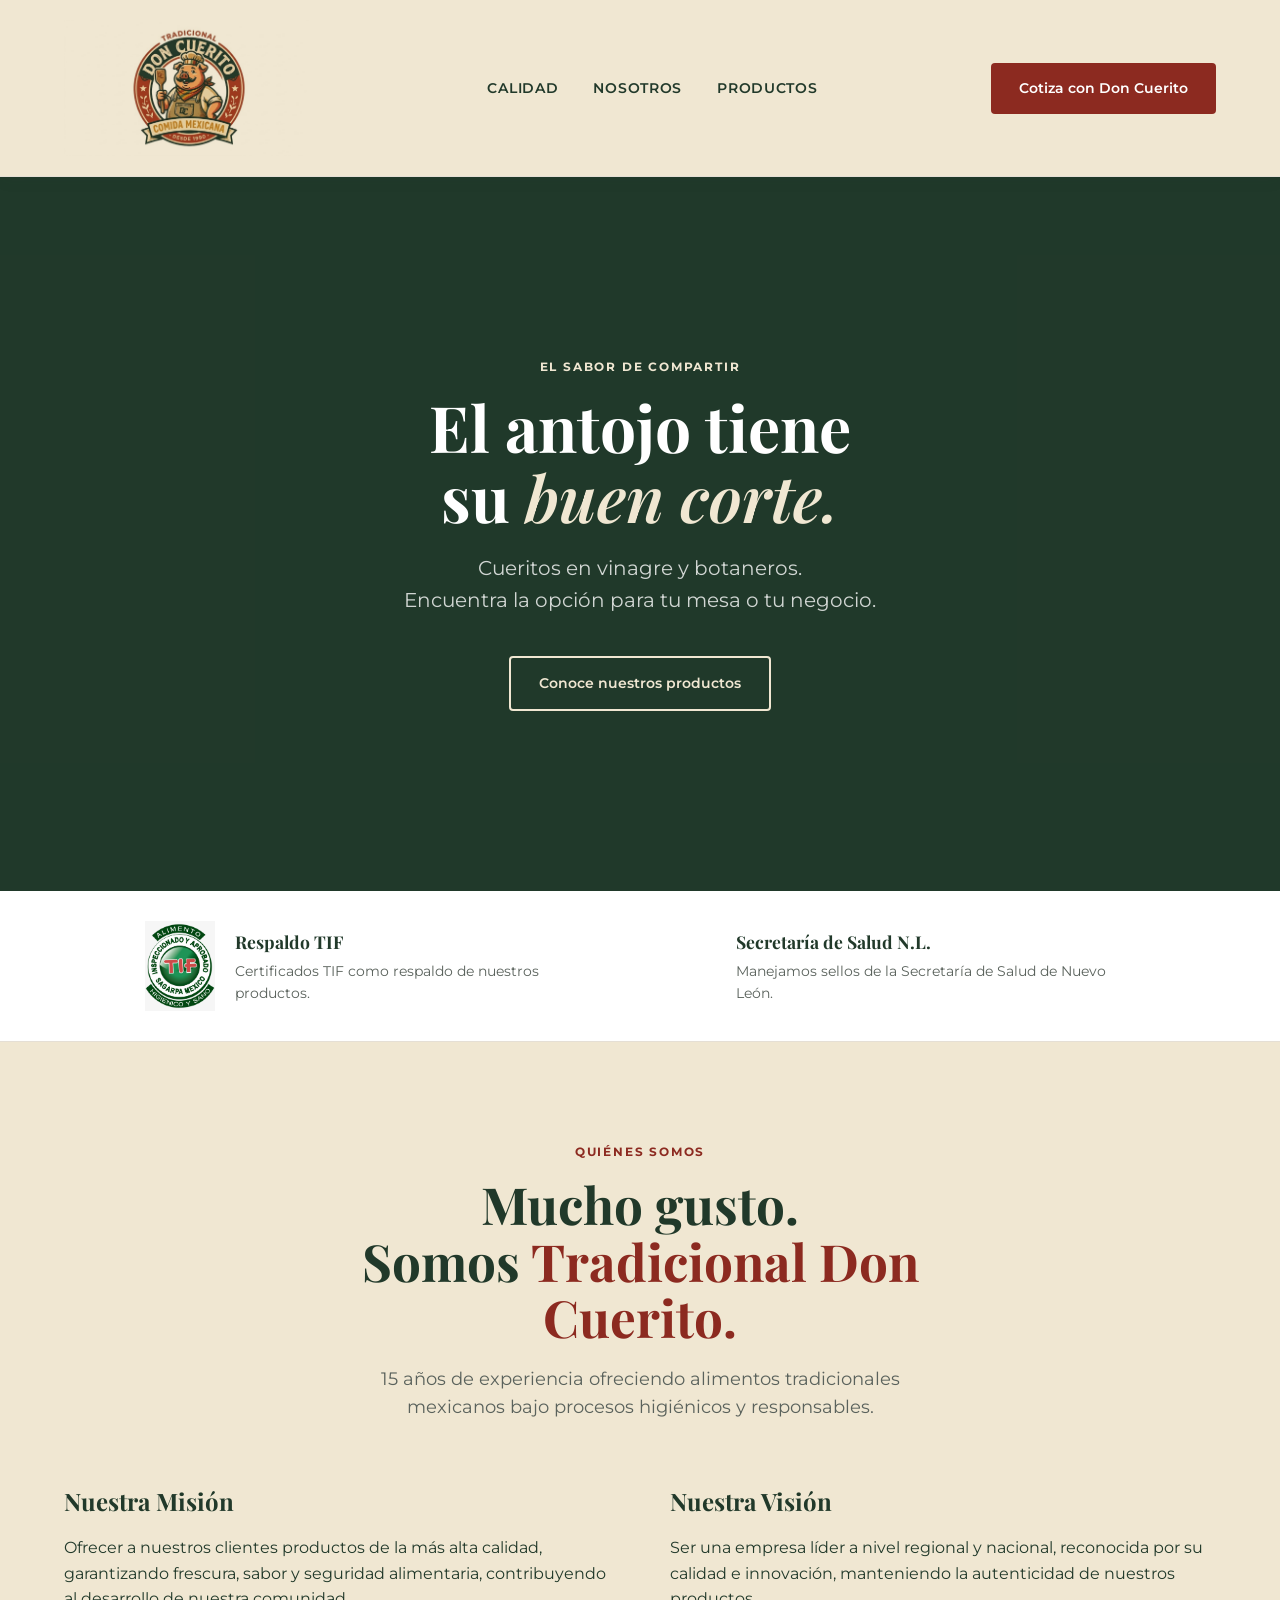
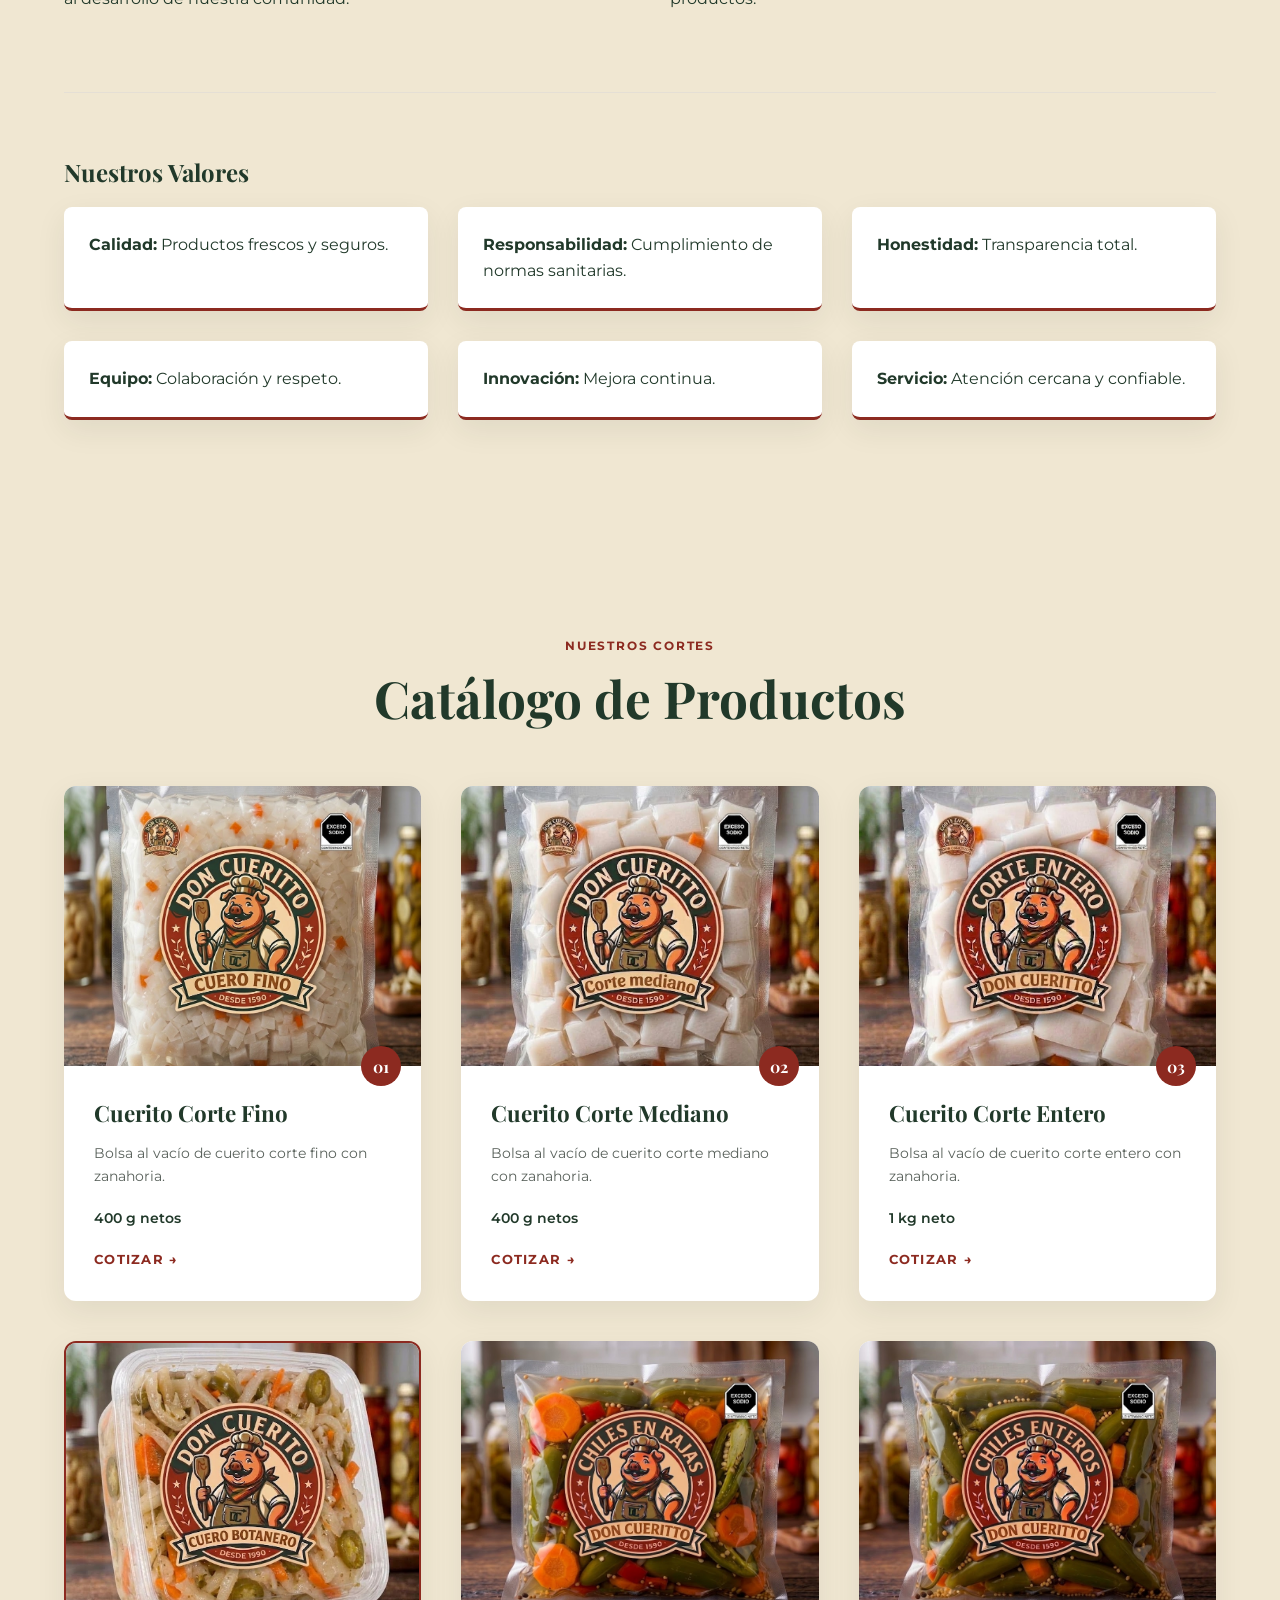
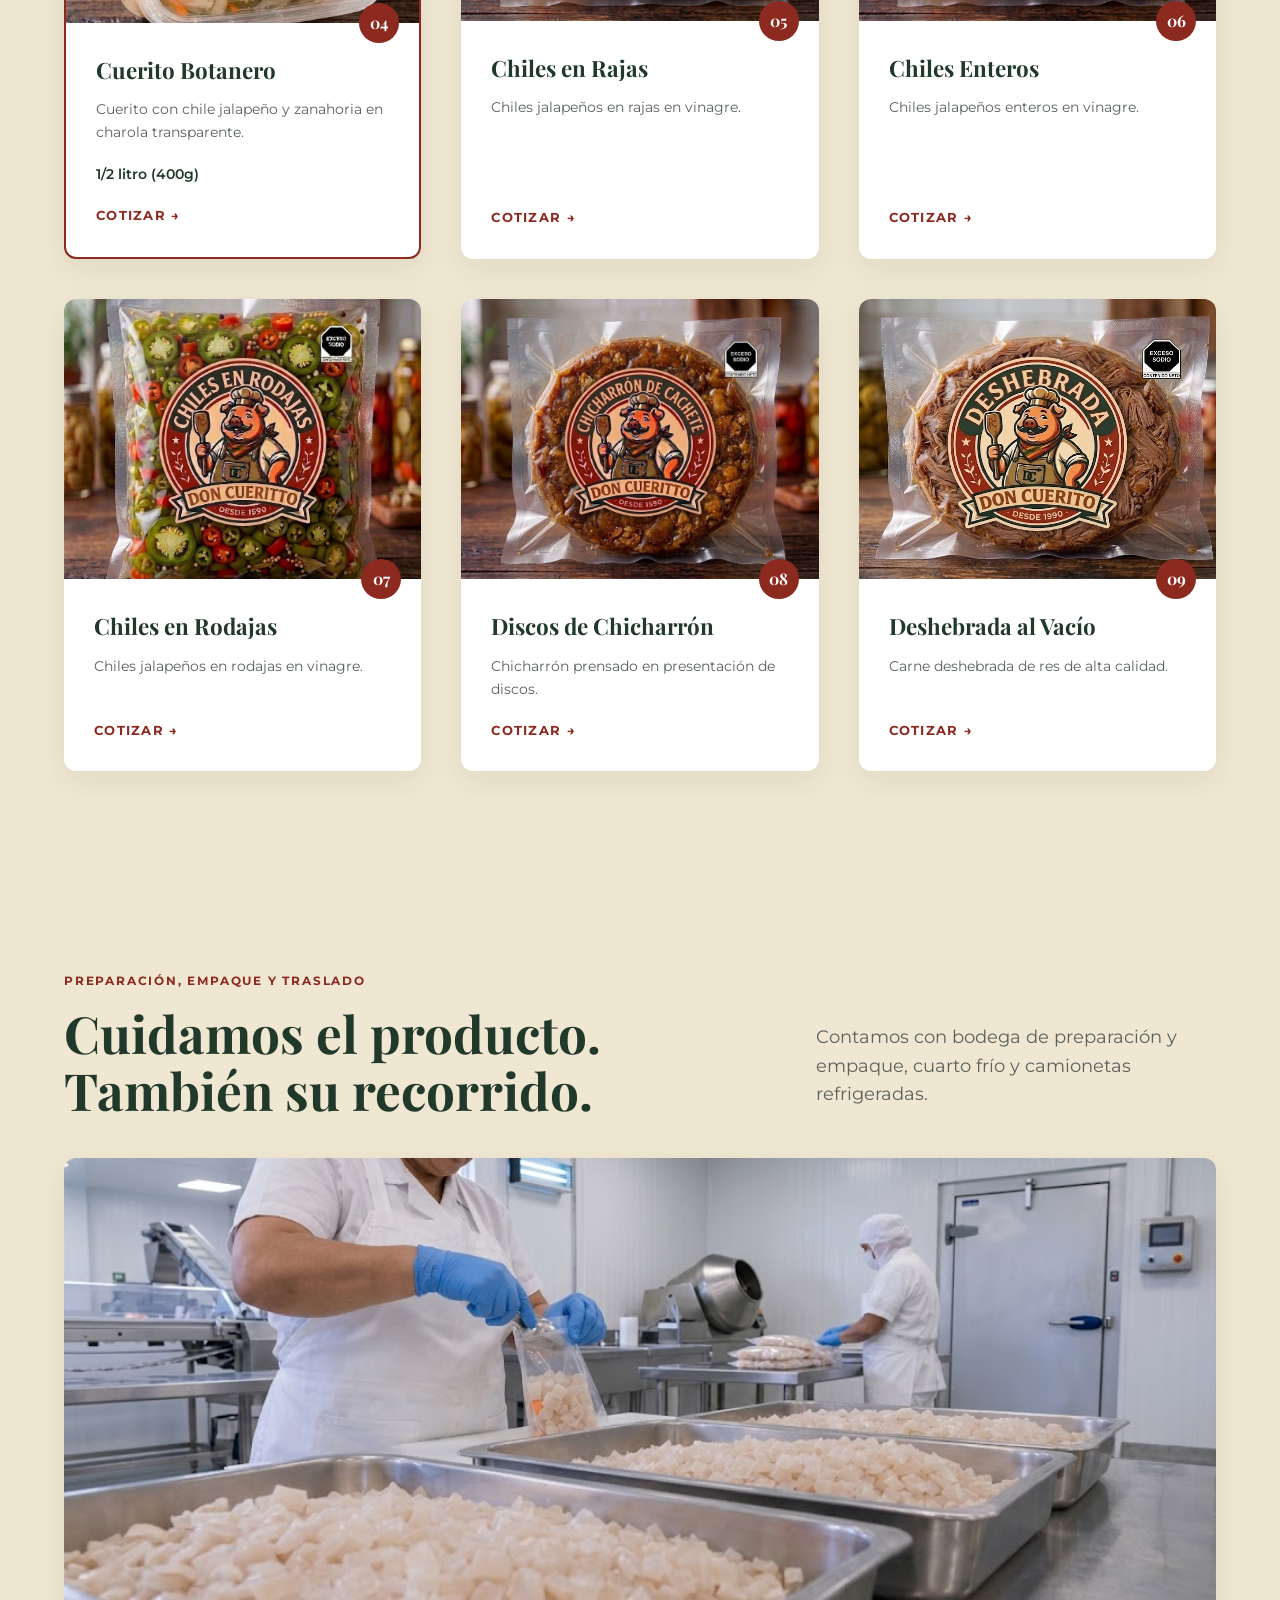
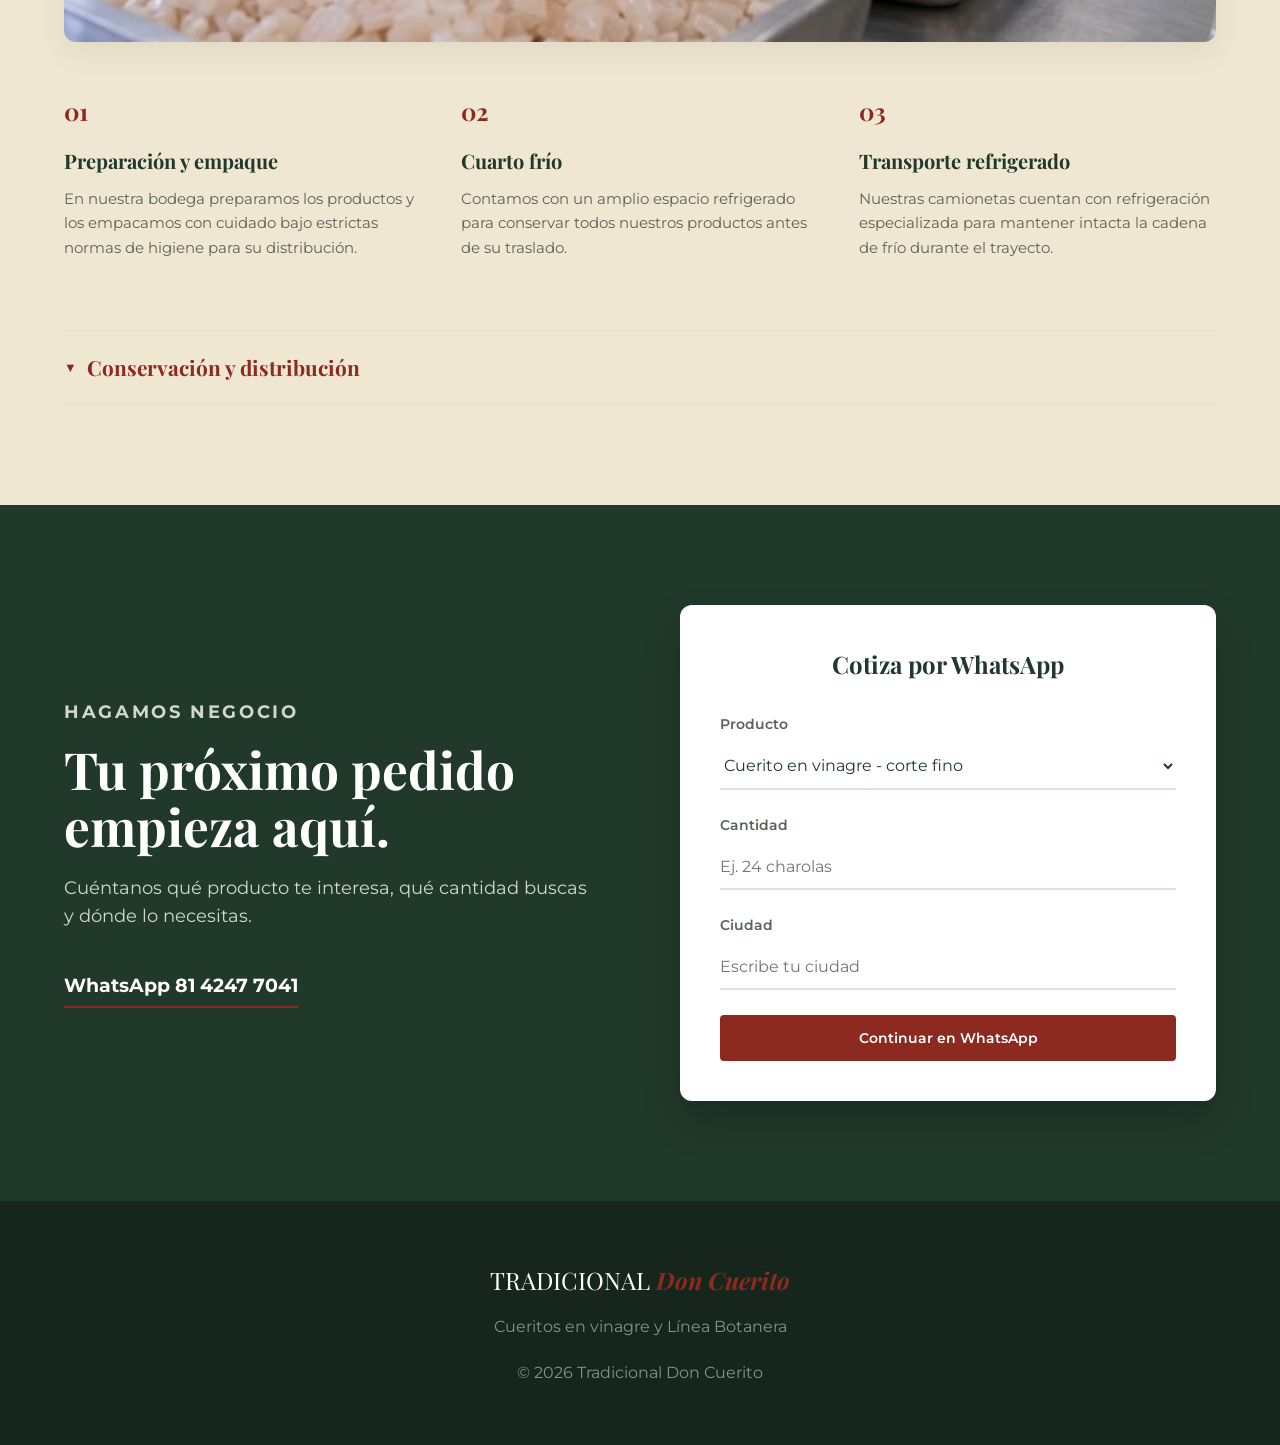
<file: index.html>
﻿<!doctype html>
<html lang="es-MX">
<head>
  <meta charset="utf-8">
  <meta name="viewport" content="width=device-width, initial-scale=1">
  <title>Tradicional Don Cuerito | Cueritos en vinagre y botaneros</title>
  <meta name="description" content="Conoce Tradicional Don Cuerito: cuerito en vinagre en corte fino, mediano y entero, y cuerito botanero en charolas de medio litro.">
  <link rel="icon" href="data:image/svg+xml,%3Csvg xmlns='http://www.w3.org/2000/svg' viewBox='0 0 64 64'%3E%3Crect width='64' height='64' rx='12' fill='%238c2a20'/%3E%3Ctext x='32' y='46' text-anchor='middle' font-family='Arial' font-weight='900' font-size='43' fill='white'%3EDC%3C/text%3E%3C/svg%3E">
  <link rel="preconnect" href="https://fonts.googleapis.com">
  <link rel="preconnect" href="https://fonts.gstatic.com" crossorigin>
  <link href="https://fonts.googleapis.com/css2?family=Montserrat:wght@400;500;600;700&family=Playfair+Display:ital,wght@0,600;0,700;1,600&display=swap" rel="stylesheet">
  <link rel="stylesheet" href="styles.css">
</head>
<body>
  <a class="skip" href="#main">Ir al contenido</a>
  <header class="header">
    <div class="wrap header-inner">
      <a class="brand" href="#inicio" aria-label="Tradicional Don Cuerito, inicio"><img src="assets/logo-don-cuerito.jpg" alt="Tradicional Don Cuerito"></a>
      <nav aria-label="Navegación principal"><a href="#calidad">Calidad</a><a href="#nosotros">Nosotros</a><a href="#productos">Productos</a></nav>
      <a class="button primary" href="#cotizar">Cotiza con Don Cuerito</a>
    </div>
  </header>
  
  <main id="main">
    <!-- HERO -->
    <section class="hero" id="inicio">
      <video class="hero-video" autoplay loop muted playsinline>
        <source src="assets/VideoBanner.mp4" type="video/mp4">
      </video>
      <div class="hero-overlay"></div>
      <div class="wrap hero-inner">
        <p class="eyebrow">EL SABOR DE COMPARTIR</p>
        <h1>El antojo tiene<br>su <em>buen corte.</em></h1>
        <p class="lead">Cueritos en vinagre y botaneros.<br>Encuentra la opción para tu mesa o tu negocio.</p>
        <a class="button outline" href="#productos">Conoce nuestros productos</a>
      </div>
    </section>

    <!-- QUALITY STRIP -->
    <section class="quality-strip" id="calidad">
      <div class="wrap quality-flex">
        <div class="quality-item">
          <img class="tif-seal" src="assets/sello-tif.png" alt="Sello TIF" loading="lazy">
          <div>
            <h3>Respaldo TIF</h3>
            <p>Certificados TIF como respaldo de nuestros productos.</p>
          </div>
        </div>
        <div class="quality-item">
          <div>
            <h3>Secretaría de Salud N.L.</h3>
            <p>Manejamos sellos de la Secretaría de Salud de Nuevo León.</p>
          </div>
        </div>
      </div>
    </section>

    <!-- ABOUT -->
    <section class="about section" id="nosotros">
      <div class="wrap">
        <div class="section-heading centered">
          <p class="eyebrow red">QUIÉNES SOMOS</p>
          <h2>Mucho gusto.<br>Somos <span class="red">Tradicional Don Cuerito.</span></h2>
          <p class="subtitle">15 años de experiencia ofreciendo alimentos tradicionales mexicanos bajo procesos higiénicos y responsables.</p>
        </div>
        <div class="purpose-grid">
          <article class="purpose">
            <h3>Nuestra Misión</h3>
            <p>Ofrecer a nuestros clientes productos de la más alta calidad, garantizando frescura, sabor y seguridad alimentaria, contribuyendo al desarrollo de nuestra comunidad.</p>
          </article>
          <article class="purpose">
            <h3>Nuestra Visión</h3>
            <p>Ser una empresa líder a nivel regional y nacional, reconocida por su calidad e innovación, manteniendo la autenticidad de nuestros productos.</p>
          </article>
        </div>
        <div class="values-section">
          <h3>Nuestros Valores</h3>
          <ul class="values-grid">
            <li><strong>Calidad:</strong> Productos frescos y seguros.</li>
            <li><strong>Responsabilidad:</strong> Cumplimiento de normas sanitarias.</li>
            <li><strong>Honestidad:</strong> Transparencia total.</li>
            <li><strong>Equipo:</strong> Colaboración y respeto.</li>
            <li><strong>Innovación:</strong> Mejora continua.</li>
            <li><strong>Servicio:</strong> Atención cercana y confiable.</li>
          </ul>
        </div>
      </div>
    </section>

    <!-- PRODUCTS -->
    <section class="products-section section" id="productos">
      <div class="wrap">
        <div class="section-heading centered">
          <p class="eyebrow red">NUESTROS CORTES</p>
          <h2>Catálogo de Productos</h2>
        </div>
        <div class="products-masonry">
          <article class="product-card">
            <figure class="product-photo"><img src="assets/cuerito-fino-oficial.jpg" alt="Cuerito corte fino" loading="lazy"></figure>
            <div class="product-info">
              <span class="cut">01</span>
              <h3>Cuerito Corte Fino</h3>
              <p>Bolsa al vacío de cuerito corte fino con zanahoria.</p>
              <span class="pack-size">400 g netos</span>
              <a href="#cotizar">Cotizar &rarr;</a>
            </div>
          </article>
          <article class="product-card">
            <figure class="product-photo"><img src="assets/cuerito-mediano-oficial.jpg" alt="Cuerito corte mediano" loading="lazy"></figure>
            <div class="product-info">
              <span class="cut">02</span>
              <h3>Cuerito Corte Mediano</h3>
              <p>Bolsa al vacío de cuerito corte mediano con zanahoria.</p>
              <span class="pack-size">400 g netos</span>
              <a href="#cotizar">Cotizar &rarr;</a>
            </div>
          </article>
          <article class="product-card">
            <figure class="product-photo"><img src="assets/cuerito-entero-oficial.jpg" alt="Cuerito corte entero" loading="lazy"></figure>
            <div class="product-info">
              <span class="cut">03</span>
              <h3>Cuerito Corte Entero</h3>
              <p>Bolsa al vacío de cuerito corte entero con zanahoria.</p>
              <span class="pack-size">1 kg neto</span>
              <a href="#cotizar">Cotizar &rarr;</a>
            </div>
          </article>
          <article class="product-card featured-card">
            <figure class="product-photo"><img src="assets/cuerito-botanero-oficial.jpg" alt="Cuerito botanero" loading="lazy"></figure>
            <div class="product-info">
              <span class="cut">04</span>
              <h3>Cuerito Botanero</h3>
              <p>Cuerito con chile jalapeño y zanahoria en charola transparente.</p>
              <span class="pack-size">1/2 litro (400g)</span>
              <a href="#cotizar">Cotizar &rarr;</a>
            </div>
          </article>
          <!-- Additional products -->
          <article class="product-card">
            <figure class="product-photo"><img src="assets/chiles-rajas-oficial.jpg" alt="Chiles en rajas" loading="lazy"></figure>
            <div class="product-info">
              <span class="cut">05</span>
              <h3>Chiles en Rajas</h3>
              <p>Chiles jalapeños en rajas en vinagre.</p>
              <a href="#cotizar">Cotizar &rarr;</a>
            </div>
          </article>
          <article class="product-card">
            <figure class="product-photo"><img src="assets/chiles-enteros-oficial.jpg" alt="Chiles enteros" loading="lazy"></figure>
            <div class="product-info">
              <span class="cut">06</span>
              <h3>Chiles Enteros</h3>
              <p>Chiles jalapeños enteros en vinagre.</p>
              <a href="#cotizar">Cotizar &rarr;</a>
            </div>
          </article>
          <article class="product-card">
            <figure class="product-photo"><img src="assets/chiles-rodajas-oficial.jpg" alt="Chiles en rodajas" loading="lazy"></figure>
            <div class="product-info">
              <span class="cut">07</span>
              <h3>Chiles en Rodajas</h3>
              <p>Chiles jalapeños en rodajas en vinagre.</p>
              <a href="#cotizar">Cotizar &rarr;</a>
            </div>
          </article>
          <article class="product-card">
            <figure class="product-photo"><img src="assets/chicharron-oficial.jpg" alt="Discos de chicharrón" loading="lazy"></figure>
            <div class="product-info">
              <span class="cut">08</span>
              <h3>Discos de Chicharrón</h3>
              <p>Chicharrón prensado en presentación de discos.</p>
              <a href="#cotizar">Cotizar &rarr;</a>
            </div>
          </article>
          <article class="product-card">
            <figure class="product-photo"><img src="assets/deshebrada-oficial.jpg" alt="Deshebrada al vacío" loading="lazy"></figure>
            <div class="product-info">
              <span class="cut">09</span>
              <h3>Deshebrada al Vacío</h3>
              <p>Carne deshebrada de res de alta calidad.</p>
              <a href="#cotizar">Cotizar &rarr;</a>
            </div>
          </article>
        </div>
</div>
    </section>

    <!-- OPERATIONS (Timeline/Zigzag) -->
    <section class="operations section" id="instalaciones">
      <div class="wrap">
        <div class="operations-header">
          <div class="op-title">
            <p class="eyebrow red">PREPARACIÓN, EMPAQUE Y TRASLADO</p>
            <h2>Cuidamos el producto.<br>También su recorrido.</h2>
          </div>
          <div class="op-desc">
            <p class="subtitle">Contamos con bodega de preparación y empaque, cuarto frío y camionetas refrigeradas.</p>
          </div>
        </div>
        <div class="operations-visual-single">
          <img src="assets/area-corte.jpg" loading="lazy" alt="Bodega de preparación">
        </div>
        <div class="operations-grid-new">
          <article>
            <span class="step-num">01</span>
            <h3>Preparación y empaque</h3>
            <p>En nuestra bodega preparamos los productos y los empacamos con cuidado bajo estrictas normas de higiene para su distribución.</p>
          </article>
          <article>
            <span class="step-num">02</span>
            <h3>Cuarto frío</h3>
            <p>Contamos con un amplio espacio refrigerado para conservar todos nuestros productos antes de su traslado.</p>
          </article>
          <article>
            <span class="step-num">03</span>
            <h3>Transporte refrigerado</h3>
            <p>Nuestras camionetas cuentan con refrigeración especializada para mantener intacta la cadena de frío durante el trayecto.</p>
          </article>
        </div>

        <details class="tech-specs">
          <summary>Conservación y distribución</summary>
          <div class="specs-grid">
            <div class="specs-col">
              <h4>Vida útil y conservación</h4>
              <ul>
                <li><strong>Vida útil declarada:</strong> 6 meses, cerrado y refrigerado, bajo las condiciones de conservación del empaque.</li>
                <li><strong>Almacenamiento:</strong> mantener refrigerado y seguir las indicaciones del empaque.</li>
                <li><strong>Una vez abierto:</strong> consumir en menos de 7 días y mantener refrigerado, sin exceder la fecha de caducidad.</li>
              </ul>
            </div>
            <div class="specs-col">
              <h4>Distribución e identificación</h4>
              <ul>
                <li>Transporte en frío, conservando la cadena de frío.</li>
                <li>No exponer a la luz directa ni a temperaturas elevadas.</li>
                <li>Lote y fecha de caducidad impresos en el empaque.</li>
              </ul>
            </div>
          </div>
        </details>
</div>
    </section>

    <!-- QUOTE FORM -->
    <section class="quote section" id="cotizar">
      <div class="wrap quote-container">
        <div class="quote-text">
          <p class="eyebrow">HAGAMOS NEGOCIO</p>
          <h2>Tu próximo pedido<br>empieza aquí.</h2>
          <p>Cuéntanos qué producto te interesa, qué cantidad buscas y dónde lo necesitas.</p>
          <a class="contact-whatsapp" href="https://wa.me/528142477041" target="_blank" rel="noopener noreferrer">WhatsApp 81 4247 7041</a>
        </div>
        <div class="quote-card">
          <h3>Cotiza por WhatsApp</h3>
          <form id="quote-form">
            <div class="form-group">
              <label for="product">Producto</label>
              <select id="product" name="product">
                <option>Cuerito en vinagre - corte fino</option>
                <option>Cuerito en vinagre - corte mediano</option>
                <option>Cuerito en vinagre - corte entero</option>
                <option>Cuerito botanero - charola de 1/2 litro</option>
                <option>Chiles en vinagre - rajas</option>
                <option>Chiles en vinagre - enteros</option>
                <option>Chiles en vinagre - rodajas</option>
                <option>Chicharrón prensado - discos</option>
                <option>Deshebrada al vacío</option>
              </select>
            </div>
            <div class="form-group">
              <label for="quantity">Cantidad</label>
              <input id="quantity" name="quantity" required placeholder="Ej. 24 charolas">
            </div>
            <div class="form-group">
              <label for="city">Ciudad</label>
              <input id="city" name="city" required placeholder="Escribe tu ciudad">
            </div>
            <button class="button primary block" type="submit">Continuar en WhatsApp</button>
          </form>
          <div id="summary-panel" hidden>
            <label for="summary">Tu solicitud</label>
            <textarea id="summary" rows="5" readonly></textarea>
            <a id="send-whatsapp" class="button whatsapp block" target="_blank" rel="noopener noreferrer">Abrir en WhatsApp</a><button id="copy" class="button outline block" type="button" style="color:var(--ink);border-color:var(--line);">Copiar solicitud</button><p id="copy-status" class="form-note" role="status" aria-live="polite" style="font-size:0.8rem;text-align:center;margin-top:10px;"></p>
          </div>
        </div>
      </div>
    </section>
  </main>
  
  <footer class="footer">
    <div class="wrap footer-content">
      <a class="footer-brand" href="#inicio">TRADICIONAL <b>Don Cuerito</b></a>
      <p>Cueritos en vinagre y Línea Botanera</p>
      <span>&copy; 2026 Tradicional Don Cuerito</span>
    </div>
  </footer>
  <script src="app.js" defer></script>
</body>
</html>
</file>
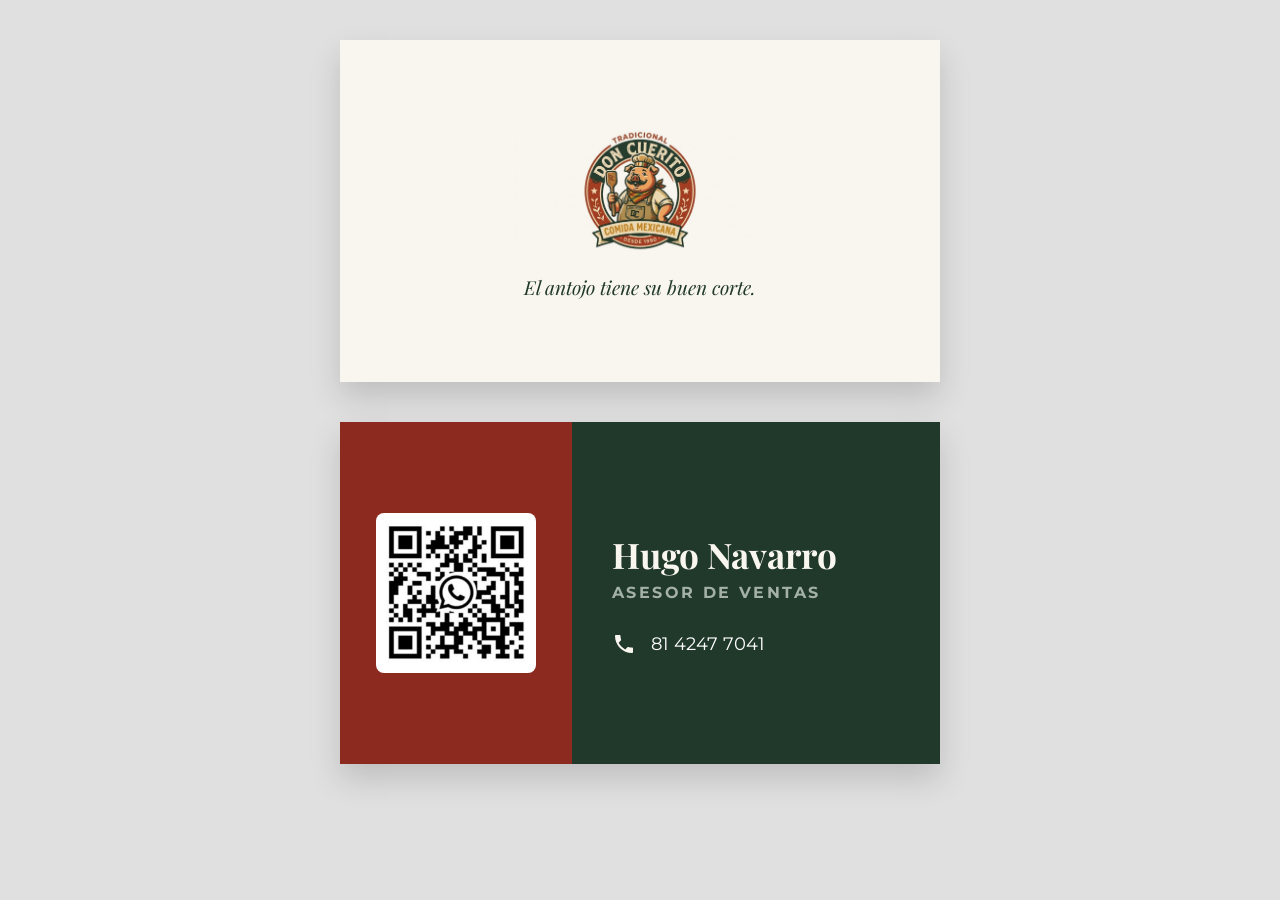
<file: tarjeta.html>
﻿<!DOCTYPE html>
<html lang="es-MX">
<head>
  <meta charset="UTF-8">
  <title>Tarjeta de Presentación - Hugo Navarro</title>
  <link rel="preconnect" href="https://fonts.googleapis.com">
  <link rel="preconnect" href="https://fonts.gstatic.com" crossorigin>
  <link href="https://fonts.googleapis.com/css2?family=Montserrat:wght@400;500;600;700&family=Playfair+Display:ital,wght@0,600;0,700;1,600&display=swap" rel="stylesheet">
  <style>
    :root {
      --red: #8c2a20;
      --ink: #21392A;
      --paper: #F9F6F0;
    }
    
    body {
      margin: 0;
      padding: 40px;
      background-color: #e0e0e0;
      font-family: 'Montserrat', sans-serif;
      display: flex;
      flex-direction: column;
      align-items: center;
      gap: 40px;
    }

    /* Standard Business Card Size: 3.5in x 2in (Scaled up for web viewing, ratio 1.75) */
    .card {
      width: 600px;
      height: 342px;
      background: white;
      box-shadow: 0 15px 30px rgba(0,0,0,0.15);
      position: relative;
      overflow: hidden;
      display: flex;
    }

    /* FRONT DESIGN */
    .card-front {
      background-color: var(--paper);
      justify-content: center;
      align-items: center;
      flex-direction: column;
    }

    .card-front img {
      width: 250px;
      mix-blend-mode: multiply;
    }

    .card-front .tagline {
      margin-top: 15px;
      font-family: 'Playfair Display', serif;
      font-size: 1.2rem;
      color: var(--ink);
      font-style: italic;
    }

    /* BACK DESIGN */
    .card-back {
      background-color: var(--ink);
      color: white;
    }

    .back-left {
      width: 40%;
      background-color: var(--red);
      display: flex;
      justify-content: center;
      align-items: center;
      padding: 20px;
    }

    .back-left .qr-container {
      background: white;
      padding: 10px;
      border-radius: 8px;
    }

    .back-left img {
      width: 140px;
      height: 140px;
      display: block;
    }

    .back-right {
      width: 60%;
      padding: 40px;
      display: flex;
      flex-direction: column;
      justify-content: center;
    }

    .name {
      font-family: 'Playfair Display', serif;
      font-size: 2.2rem;
      margin: 0 0 5px 0;
      color: var(--paper);
    }

    .title {
      font-size: 1rem;
      text-transform: uppercase;
      letter-spacing: 0.15em;
      color: #A3B1A7;
      margin: 0 0 30px 0;
    }

    .contact-info {
      display: flex;
      flex-direction: column;
      gap: 15px;
    }

    .contact-item {
      display: flex;
      align-items: center;
      gap: 15px;
      font-size: 1.1rem;
    }

    .contact-icon {
      width: 24px;
      height: 24px;
      fill: var(--paper);
    }

    @media print {
      body { background: white; padding: 0; display: block; }
      .card { box-shadow: none; page-break-after: always; margin: 0; }
    }
  </style>
</head>
<body>

  <!-- FRONT OF CARD -->
  <div class="card card-front">
    <img src="assets/logo-don-cuerito.jpg" alt="Tradicional Don Cuerito">
    <div class="tagline">El antojo tiene su buen corte.</div>
  </div>

  <!-- BACK OF CARD -->
  <div class="card card-back">
    <div class="back-left">
      <div class="qr-container">
        <img src="assets/qr-whatsapp.png" alt="Código QR WhatsApp">
      </div>
    </div>
    <div class="back-right">
      <h1 class="name">Hugo Navarro</h1>
      <h2 class="title">Asesor de Ventas</h2>
      
      <div class="contact-info">
        <div class="contact-item">
          <svg class="contact-icon" viewBox="0 0 24 24">
            <path d="M6.62 10.79c1.44 2.83 3.76 5.14 6.59 6.59l2.2-2.2c.27-.27.67-.36 1.02-.24 1.12.37 2.33.57 3.57.57.55 0 1 .45 1 1V20c0 .55-.45 1-1 1-9.39 0-17-7.61-17-17 0-.55.45-1 1-1h3.5c.55 0 1 .45 1 1 0 1.25.2 2.45.57 3.57.11.35.03.74-.25 1.02l-2.2 2.2z"/>
          </svg>
          81 4247 7041
        </div>
      </div>
    </div>
  </div>

</body>
</html>
</file>
<file: styles.css>
﻿/* DESIGN SYSTEM - REDESIGN */
:root {
  --red: #8c2a20;
  --ink: #21392A;
  --paper: #F0E7D2;
  --muted: #5A625C;
  --line: #E5DFD5;
  --white: #FFFFFF;
  --shadow: 0 10px 30px rgba(33, 57, 42, 0.08);
  --font-heading: 'Playfair Display', serif;
  --font-body: 'Montserrat', sans-serif;
}
* { box-sizing: border-box; }
html { scroll-behavior: smooth; scroll-padding-top: 80px; }
body { margin: 0; background: var(--paper); color: var(--ink); font-family: var(--font-body); font-size: 16px; line-height: 1.6; }
a { color: inherit; text-decoration: none; }
button, input, select, textarea { font-family: var(--font-body); }
.wrap { width: min(1200px, 90%); margin-inline: auto; }

/* TYPOGRAPHY */
h1, h2, h3, h4 { font-family: var(--font-heading); margin-top: 0; color: var(--ink); }
h1 { font-size: clamp(3rem, 5vw, 5rem); line-height: 1.1; margin-bottom: 20px; font-weight: 700; }
h1 em { font-style: italic; color: var(--paper); font-weight: 600; }
h2 { font-size: clamp(2.5rem, 4vw, 3.5rem); line-height: 1.1; margin-bottom: 20px; }
h3 { font-size: 1.5rem; margin-bottom: 15px; }
p { margin-top: 0; margin-bottom: 20px; }
.red { color: var(--red); }
.eyebrow { font-size: 0.75rem; letter-spacing: 0.15em; font-weight: 700; text-transform: uppercase; margin-bottom: 15px; }

/* HEADER */
.header { display: flex; align-items: center; justify-content: space-between; padding-block: 20px; }
.brand img { width: 220px; height: auto; display: block; }
.header nav { display: flex; gap: 40px; }
.header nav a { font-weight: 500; font-size: 0.95rem; transition: color 0.3s; }
.header nav a:hover { color: var(--red); }

/* BUTTONS */
.button { display: inline-block; padding: 14px 28px; border-radius: 4px; font-weight: 600; font-size: 0.9rem; text-align: center; cursor: pointer; transition: all 0.3s; border: none; }
.button.primary { background: var(--red); color: var(--white); }
.button.primary:hover { background: #7a231a; transform: translateY(-2px); }
.button.outline { background: transparent; color: var(--paper); border: 2px solid var(--paper); }
.button.outline:hover { background: var(--paper); color: var(--ink); }
.button.block { display: block; width: 100%; margin-top: 20px; }
.button.whatsapp { background: #126b38; color: var(--white); }

/* HERO */
.hero { background: var(--ink); color: var(--paper); padding: 120px 0; text-align: center; position: relative; overflow: hidden; }
.hero::after { content: ''; position: absolute; inset: 0; background: radial-gradient(circle at center, rgba(140, 42, 32, 0.2) 0%, transparent 70%); pointer-events: none; }
.hero-inner { position: relative; z-index: 1; max-width: 800px; margin: 0 auto; }
.hero h1 { color: var(--white); }
.hero .lead { font-size: 1.25rem; font-weight: 400; color: #D1D6D3; margin-bottom: 40px; }

/* QUALITY STRIP */
.quality-strip { background: var(--white); border-bottom: 1px solid var(--line); padding: 30px 0; }
.quality-flex { display: flex; justify-content: space-around; flex-wrap: wrap; gap: 30px; }
.quality-item { display: flex; align-items: center; gap: 20px; max-width: 400px; }
.tif-seal { width: 70px; height: auto; }
.quality-item h3 { margin: 0 0 5px; font-size: 1.1rem; }
.quality-item p { margin: 0; font-size: 0.85rem; color: var(--muted); }

/* COMMON SECTIONS */
.section { padding: 100px 0; }
.section-heading.centered { text-align: center; max-width: 600px; margin: 0 auto 60px; }
.subtitle { font-size: 1.1rem; color: var(--muted); }

/* ABOUT */
.purpose-grid { display: grid; grid-template-columns: 1fr 1fr; gap: 60px; margin-bottom: 60px; }
.values-section { border-top: 1px solid var(--line); padding-top: 60px; }
.values-grid { list-style: none; padding: 0; display: grid; grid-template-columns: repeat(3, 1fr); gap: 30px; }
.values-grid li { background: var(--white); padding: 25px; border-radius: 8px; box-shadow: var(--shadow); border-bottom: 3px solid var(--red); }

/* PRODUCTS MASONRY */
.products-masonry { display: grid; grid-template-columns: repeat(auto-fill, minmax(300px, 1fr)); gap: 40px; }
.product-card { background: var(--white); border-radius: 12px; overflow: hidden; box-shadow: var(--shadow); transition: transform 0.3s; display: flex; flex-direction: column; }
.product-card:hover { transform: translateY(-5px); }
.product-photo { margin: 0; height: 280px; width: 100%; }
.product-photo img { width: 100%; height: 100%; object-fit: cover; }
.product-info { padding: 30px; flex-grow: 1; display: flex; flex-direction: column; position: relative; }
.cut { position: absolute; top: -20px; right: 20px; background: var(--red); color: white; width: 40px; height: 40px; display: flex; align-items: center; justify-content: center; border-radius: 50%; font-family: var(--font-heading); font-weight: bold; }
.product-info h3 { margin: 0 0 10px; font-size: 1.4rem; }
.product-info p { color: var(--muted); font-size: 0.9rem; flex-grow: 1; }
.pack-size { display: block; font-weight: 600; font-size: 0.85rem; margin-bottom: 20px; }
.product-info a { color: var(--red); font-weight: 700; text-transform: uppercase; font-size: 0.8rem; letter-spacing: 0.1em; }
.product-info a:hover { text-decoration: underline; }
.featured-card { border: 2px solid var(--red); }

/* TIMELINE (OPERATIONS) */
.timeline { display: flex; flex-direction: column; gap: 80px; }
.timeline-item { display: flex; align-items: center; gap: 60px; }
.timeline-item.reverse { flex-direction: row-reverse; }
.timeline-img { flex: 1; border-radius: 12px; overflow: hidden; box-shadow: var(--shadow); }
.timeline-img img { width: 100%; height: 400px; object-fit: cover; display: block; }
.timeline-content { flex: 1; }
.timeline-content span { font-family: var(--font-heading); font-size: 4rem; color: var(--line); line-height: 1; display: block; margin-bottom: 10px; }

/* QUOTE */
.quote { background: var(--ink); color: var(--white); }
.quote-container { display: grid; grid-template-columns: 1fr 1fr; gap: 80px; align-items: center; }
.quote-text h2 { color: var(--white); }
.quote-text p { color: #D1D6D3; font-size: 1.1rem; }
.contact-whatsapp { display: inline-block; margin-top: 20px; font-size: 1.2rem; font-weight: bold; border-bottom: 2px solid var(--red); padding-bottom: 5px; color: var(--white); }
.quote-card { background: var(--white); color: var(--ink); padding: 40px; border-radius: 12px; box-shadow: 0 20px 40px rgba(0,0,0,0.2); }
.quote-card h3 { margin-bottom: 30px; text-align: center; }
.form-group { margin-bottom: 25px; }
.form-group label { display: block; font-size: 0.85rem; font-weight: 600; margin-bottom: 8px; color: var(--muted); }
.form-group input, .form-group select { width: 100%; padding: 12px 0; border: none; border-bottom: 2px solid var(--line); background: transparent; font-size: 1rem; color: var(--ink); transition: border-color 0.3s; }
.form-group input:focus, .form-group select:focus { outline: none; border-bottom-color: var(--red); }
#summary-panel { margin-top: 30px; padding-top: 30px; border-top: 1px solid var(--line); }
#summary-panel textarea { width: 100%; padding: 15px; border: 1px solid var(--line); border-radius: 4px; background: var(--paper); resize: none; margin-top: 10px; }

/* FOOTER */
.footer { background: #16261c; color: #84938a; padding: 60px 0; text-align: center; }
.footer-brand { font-family: var(--font-heading); font-size: 1.5rem; color: var(--white); margin-bottom: 15px; display: block; }
.footer-brand b { color: var(--red); font-style: italic; }

/* RESPONSIVE */
@media (max-width: 900px) {
  .header { flex-direction: column; gap: 20px; }
  .quote-container, .purpose-grid, .timeline-item { grid-template-columns: 1fr; flex-direction: column; gap: 40px; }
  .timeline-item.reverse { flex-direction: column; }
  .values-grid { grid-template-columns: 1fr 1fr; }
}
@media (max-width: 600px) {
  .values-grid { grid-template-columns: 1fr; }
  .hero { padding: 80px 0; }
  .section { padding: 60px 0; }
  .timeline-img img { height: 250px; }
  .brand img { width: 180px; }
}

/* === NEW HEADER FIXES === */
.skip { position: absolute !important; width: 1px !important; height: 1px !important; padding: 0 !important; margin: -1px !important; overflow: hidden !important; clip: rect(0,0,0,0) !important; border: 0 !important; }
.skip:focus { position: static !important; width: auto !important; height: auto !important; padding: 10px !important; margin: 0 !important; overflow: visible !important; clip: auto !important; background: white !important; z-index: 2000 !important; }

.header {
  background: var(--paper) !important;
  position: sticky !important;
  top: 0 !important;
  z-index: 1000 !important;
  width: 100% !important;
  max-width: 100% !important;
  border-bottom: 1px solid var(--line) !important;
  padding: 0 !important;
  box-shadow: 0 4px 15px rgba(33,57,42,0.05) !important;
}

.header-inner {
  display: flex !important;
  align-items: center !important;
  justify-content: space-between !important;
  padding: 10px 0 !important;
}

.brand img {
  width: 170px !important;
  mix-blend-mode: multiply !important;
}

.header-inner nav {
  display: flex !important;
  gap: 35px !important;
  align-items: center !important;
}

.header-inner nav a {
  font-weight: 600 !important;
  font-size: 0.9rem !important;
  text-transform: uppercase !important;
  letter-spacing: 0.05em !important;
  padding: 5px 0 !important;
  position: relative !important;
  color: var(--ink) !important;
}

.header-inner nav a::after {
  content: '' !important;
  position: absolute !important;
  width: 0 !important;
  height: 2px !important;
  bottom: 0 !important;
  left: 0 !important;
  background-color: var(--red) !important;
  transition: width 0.3s !important;
}

.header-inner nav a:hover::after {
  width: 100% !important;
}

/* Fix mobile scaling for the new header */
@media (max-width: 900px) {
  .header-inner {
    flex-direction: column !important;
    gap: 15px !important;
    padding: 15px 0 !important;
  }
}

/* === NEW OPERATIONS LAYOUT === */
.operations-header {
  display: flex !important;
  justify-content: space-between !important;
  align-items: flex-end !important;
  margin-bottom: 40px !important;
  gap: 40px !important;
}
.op-title {
  flex: 1 !important;
}
.op-title h2 { margin: 0 !important; }
.op-desc {
  flex: 1 !important;
  max-width: 400px !important;
}
.op-desc p { margin: 0 0 10px 0 !important; }

.operations-visual-single {
  margin-bottom: 50px !important;
  border-radius: 12px !important;
  overflow: hidden !important;
  box-shadow: var(--shadow) !important;
}
.operations-visual-single img {
  width: 100% !important;
  height: auto !important;
  max-height: 500px !important;
  object-fit: cover !important;
  display: block !important;
}

.operations-grid-new {
  display: grid !important;
  grid-template-columns: repeat(3, 1fr) !important;
  gap: 40px !important;
}
.step-num {
  font-family: var(--font-heading) !important;
  font-size: 1.5rem !important;
  color: var(--red) !important;
  font-weight: 700 !important;
  display: block !important;
  margin-bottom: 15px !important;
}
.operations-grid-new h3 {
  font-size: 1.25rem !important;
  margin-bottom: 10px !important;
}
.operations-grid-new p {
  color: var(--muted) !important;
  font-size: 0.95rem !important;
}

@media (max-width: 900px) {
  .operations-header {
    flex-direction: column !important;
    align-items: flex-start !important;
    gap: 20px !important;
  }
  .operations-grid-new {
    grid-template-columns: 1fr !important;
    gap: 30px !important;
  }
}


/* === HERO VIDEO & LOGO ENLARGEMENT === */
.brand img {
  width: 250px !important; /* Aumentar logo significativamente */
}

.header-inner {
  padding: 20px 0 !important; /* Dar más aire al header para el logo grande */
}

/* Hero Section adjustments */
.hero {
  position: relative !important;
  overflow: hidden !important;
  padding: 180px 0 !important; /* Más altura para lucir el video */
  background: var(--ink) !important;
}

.hero::after {
  display: none !important; /* Ocultar el viejo gradiente */
}

.hero-video {
  position: absolute !important;
  top: 50% !important;
  left: 50% !important;
  min-width: 100% !important;
  min-height: 100% !important;
  width: auto !important;
  height: auto !important;
  transform: translate(-50%, -50%) !important;
  object-fit: cover !important;
  z-index: 0 !important;
}

.hero-overlay {
  position: absolute !important;
  inset: 0 !important;
  background: rgba(33, 57, 42, 0.65) !important; /* Capa verde semi-transparente para asegurar legibilidad */
  z-index: 1 !important;
}

.hero-inner {
  position: relative !important;
  z-index: 2 !important;
}

/* === MOBILE HEADER FIX === */
@media (max-width: 900px) {
  .header {
    position: relative !important; /* Hace que el menú se mueva hacia arriba y desaparezca al hacer scroll en celular */
  }
  .brand img {
    width: 200px !important; /* Un poco más pequeño en celular para que no ocupe toda la pantalla inicial */
  }
  .header-inner {
    padding: 10px 0 !important;
  }
}

/* === ACCORDION: CONSERVACIÓN Y DISTRIBUCIÓN === */
.tech-specs {
  border-top: 1px solid var(--line);
  border-bottom: 1px solid var(--line);
  margin-top: 50px !important;
  padding: 20px 0 !important;
}
.tech-specs summary {
  font-family: var(--font-heading) !important;
  font-weight: 700 !important;
  font-size: 1.3rem !important;
  color: var(--red) !important;
  cursor: pointer !important;
  list-style: none !important; 
  display: flex !important;
  align-items: center !important;
  gap: 10px !important;
  user-select: none !important;
}
.tech-specs summary::-webkit-details-marker {
  display: none !important; 
}
.tech-specs summary::before {
  content: '▼' !important;
  font-size: 0.8rem !important;
  transition: transform 0.3s ease !important;
}
.tech-specs[open] summary::before {
  transform: rotate(-180deg) !important;
}
.specs-grid {
  display: grid !important;
  grid-template-columns: 1fr 1fr !important;
  gap: 40px !important;
  margin-top: 30px !important;
  padding-bottom: 10px !important;
}
.specs-col h4 {
  font-family: var(--font-body) !important;
  font-weight: 600 !important;
  font-size: 1.1rem !important;
  margin-bottom: 15px !important;
  color: var(--ink) !important;
}
.specs-col ul {
  padding-left: 20px !important;
  color: var(--muted) !important;
  font-size: 0.95rem !important;
  margin: 0 !important;
}
.specs-col ul li {
  margin-bottom: 15px !important;
  line-height: 1.6 !important;
}

@media (max-width: 768px) {
  .specs-grid {
    grid-template-columns: 1fr !important;
    gap: 20px !important;
  }
}
</file>
